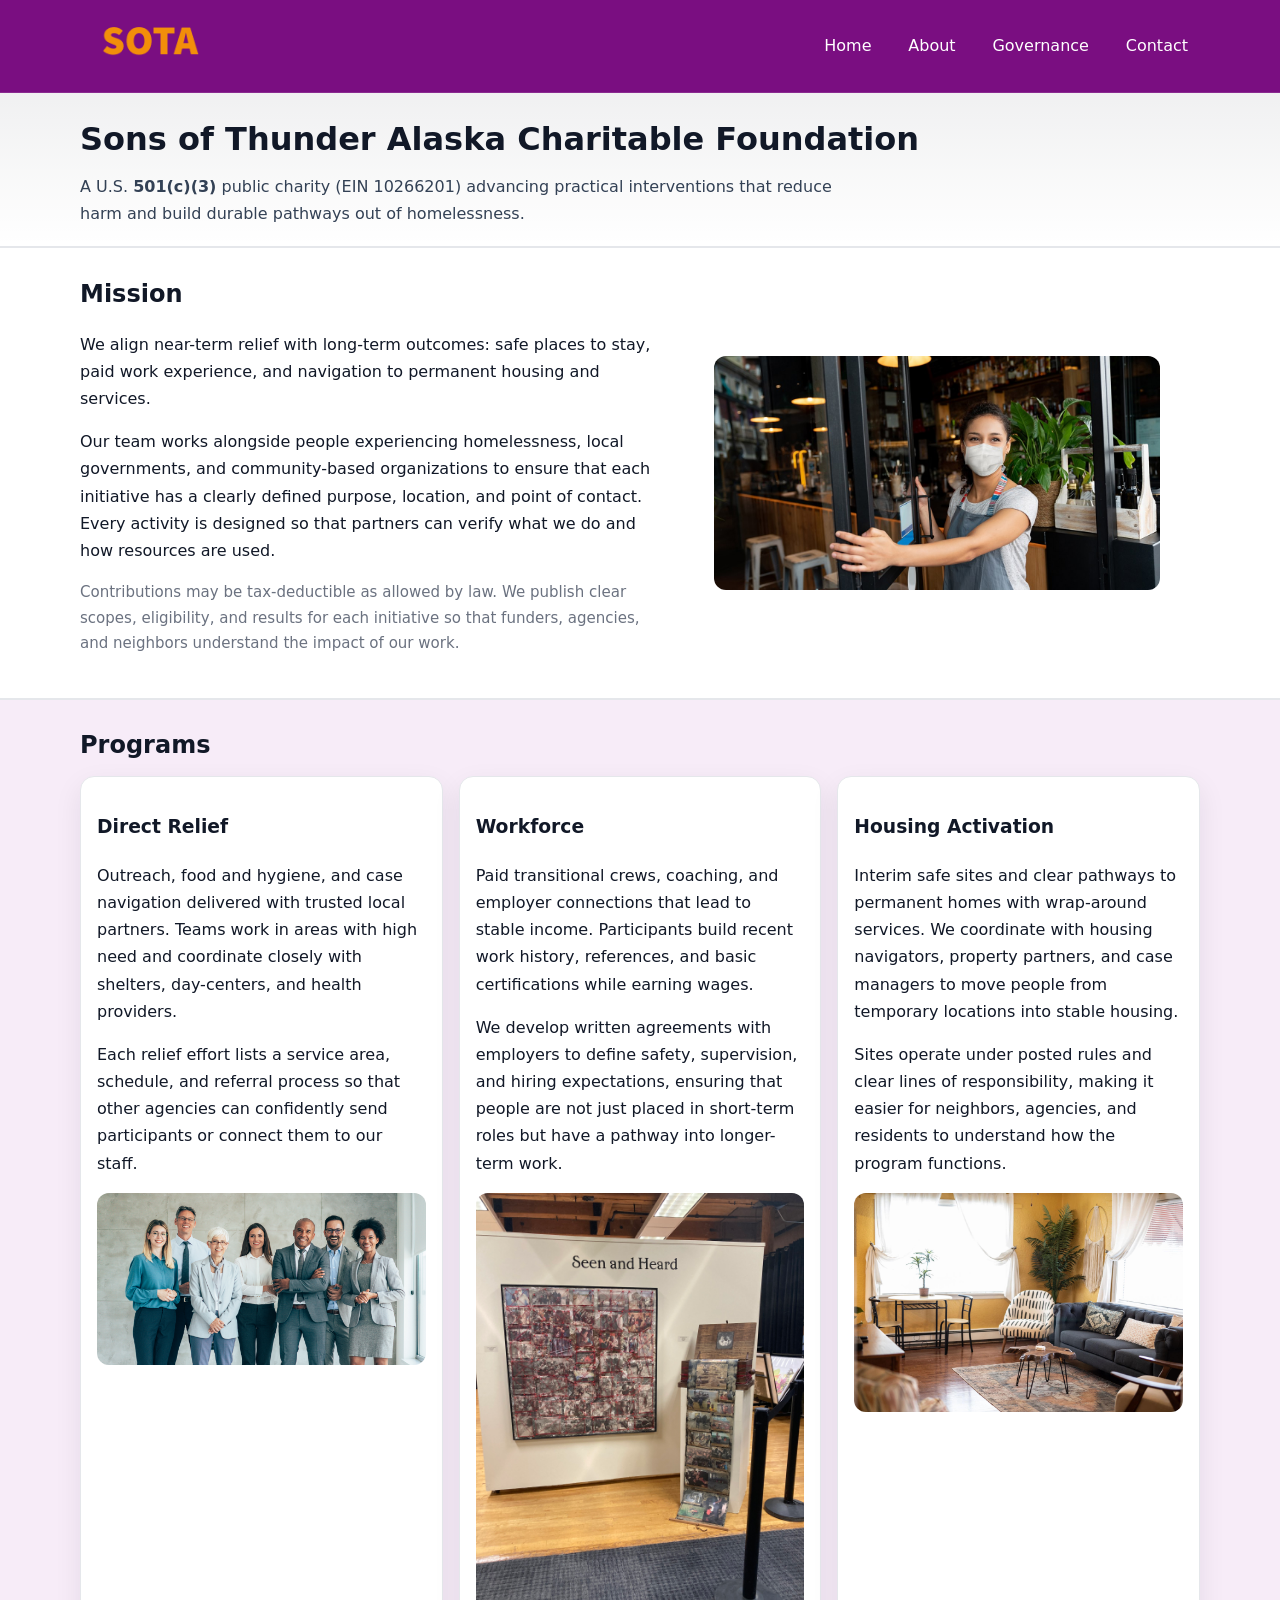
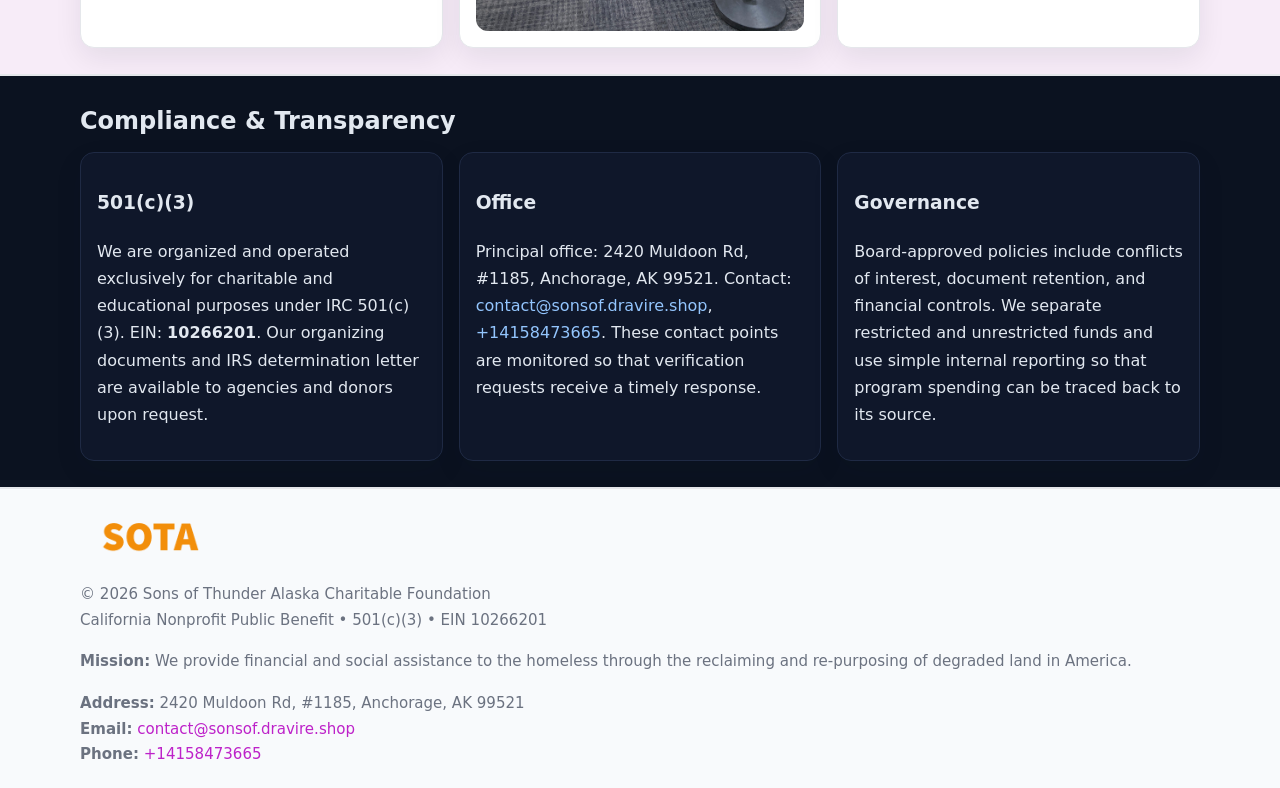
<file: index.html>
<!doctype html>
<html lang="en">
<head>
<meta charset="utf-8"/><meta name="viewport" content="width=device-width,initial-scale=1"/>
<title>Sons of Thunder Alaska Charitable Foundation – Nonprofit • 2025</title>
<link rel="stylesheet" href="assets/styles.css"/><link rel="icon" href="images/logo.png">
<meta name="data-ein" content="10266201"><meta name="data-name" content="Sons of Thunder Alaska Charitable Foundation">
<meta name="data-email" content="contact@sonsof.dravire.shop"><meta name="data-phone" content="+14158473665">
<meta name="data-address" content="2420 Muldoon Rd, #1185,
Anchorage, AK 99521"><meta name="data-map" content="2420+Muldoon+Rd,+#1185,+Anchorage,+AK+99521">
  <meta name="description" content="We are a 501(c)(3) organization advancing community services, education, and direct relief through transparent programs, local partnerships, and measurable outcomes.">
<meta name="facebook-domain-verification" content="xe4papcg0xsfk4bop5a6k5zy1juxrp" />
</head>
<body>
<div style="position:absolute;left:-9999px;top:-9999px;opacity:0" data-uniq="{{UNIQUE_BLOB}}">
  <span>We are a 501(c)(3) organization advancing community services, education, and direct relief through transparent programs, local partnerships, and measurable outcomes.</span><svg width="12" height="12" viewBox="0 0 12 12" xmlns="http://www.w3.org/2000/svg"><circle cx="6" cy="6" r="5" fill="#28a745"/></svg><img src="images/programs.jpg" width="1" height="1" alt="" loading="lazy"/>
</div>

<header>
  <div class="header-wrap">
    <a href="index.html"><img src="images/logo.png" alt="Sons of Thunder Alaska Charitable Foundation logo" style="width:140px"></a>
    <nav><a class="active" href="index.html">Home</a><a href="about.html">About</a><a href="governance.html">Governance</a><a href="contact.html">Contact</a></nav>
  </div>
</header>

<div class="tagline">
  <div class="container">
    <h1>Sons of Thunder Alaska Charitable Foundation</h1>
    <p class="c696781f1c0">
      A U.S. <strong>501(c)(3)</strong> public charity (EIN 10266201) advancing practical interventions that
      reduce harm and build durable pathways out of homelessness.
    </p>
  </div>
</div>

<main>
  <section class="band">
    <div class="container cb0415e1225">
      <div>
        <h2>Mission</h2>
        <p>We align near-term relief with long-term outcomes: safe places to stay, paid work experience, and navigation to permanent housing and services.</p>
        <p>Our team works alongside people experiencing homelessness, local governments, and community-based organizations to ensure that each initiative has a clearly defined purpose, location, and point of contact. Every activity is designed so that partners can verify what we do and how resources are used.</p>
        <p class="small">Contributions may be tax-deductible as allowed by law. We publish clear scopes, eligibility, and results for each initiative so that funders, agencies, and neighbors understand the impact of our work.</p>
      </div>
      <figure><img src="images/hero.jpg" alt="Mission in action"></figure>
    </div>
  </section>

  <section class="band soft">
    <div class="container">
      <h2>Programs</h2>
      <div class="cards">
        <article class="cf4af331353">
          <h3>Direct Relief</h3>
          <p>Outreach, food and hygiene, and case navigation delivered with trusted local partners. Teams work in areas with high need and coordinate closely with shelters, day-centers, and health providers.</p>
          <p>Each relief effort lists a service area, schedule, and referral process so that other agencies can confidently send participants or connect them to our staff.</p>
          <img src="images/relief.jpg" alt="Direct relief program">
        </article>
        <article class="cf4af331353">
          <h3>Workforce</h3>
          <p>Paid transitional crews, coaching, and employer connections that lead to stable income. Participants build recent work history, references, and basic certifications while earning wages.</p>
          <p>We develop written agreements with employers to define safety, supervision, and hiring expectations, ensuring that people are not just placed in short-term roles but have a pathway into longer-term work.</p>
          <img src="images/jobs.jpg" alt="Workforce and job preparation">
        </article>
        <article class="cf4af331353">
          <h3>Housing Activation</h3>
          <p>Interim safe sites and clear pathways to permanent homes with wrap-around services. We coordinate with housing navigators, property partners, and case managers to move people from temporary locations into stable housing.</p>
          <p>Sites operate under posted rules and clear lines of responsibility, making it easier for neighbors, agencies, and residents to understand how the program functions.</p>
          <img src="images/land.jpg" alt="Housing activation and safe sites">
        </article>
      </div>
    </div>
  </section>

  <section class="band dark">
    <div class="container">
      <h2>Compliance & Transparency</h2>
      <div class="cards">
        <div class="cf4af331353 dark">
          <h3>501(c)(3)</h3>
          <p>We are organized and operated exclusively for charitable and educational purposes under IRC 501(c)(3). EIN: <strong>10266201</strong>. Our organizing documents and IRS determination letter are available to agencies and donors upon request.</p>
        </div>
        <div class="cf4af331353 dark">
          <h3>Office</h3>
          <p>Principal office: 2420 Muldoon Rd, #1185,
Anchorage, AK 99521. Contact: <a href="mailto:contact@sonsof.dravire.shop">contact@sonsof.dravire.shop</a>, <a href="tel:+14158473665">+14158473665</a>. These contact points are monitored so that verification requests receive a timely response.</p>
        </div>
        <div class="cf4af331353 dark">
          <h3>Governance</h3>
          <p>Board-approved policies include conflicts of interest, document retention, and financial controls. We separate restricted and unrestricted funds and use simple internal reporting so that program spending can be traced back to its source.</p>
        </div>
      </div>
    </div>
  </section>

  <footer>
    <div class="container grid">
      <div><img src="images/logo.png" alt="" style="width:140px;margin-bottom:.6rem">
        <div class="small">© <span id="year"></span> Sons of Thunder Alaska Charitable Foundation</div>
        <div class="small">California Nonprofit Public Benefit • 501(c)(3) • EIN 10266201</div>
      </div>
      <div><div class="small"><strong>Mission:</strong> We provide financial and social assistance to the homeless through the reclaiming and re-purposing of degraded land in America.</div></div>
      <div><div class="small"><strong>Address:</strong> 2420 Muldoon Rd, #1185,
Anchorage, AK 99521<br><strong>Email:</strong> <a href="mailto:contact@sonsof.dravire.shop">contact@sonsof.dravire.shop</a><br><strong>Phone:</strong> <a href="tel:+14158473665">+14158473665</a></div></div>
    </div>
  </footer>
</main>

<!-- color/skin -->
<script>(function(){function g(n){const e=document.querySelector('meta[name="'+n+'"]');return e?e.content:''}
function h(s){let x=2166136261>>>0;for(let i=0;i<s.length;i++){x^=s.charCodeAt(i);x=(x*16777619)>>>0}return x>>>0}
let k=(g('data-ein')||'').replace(/\D+/g,'');if(!k)k=g('data-name')||location.hostname||'d';
const key=h(String(k)),H=key%360,S=55+(key%20),L=46;
const r=document.documentElement;r.style.setProperty('--brand',`hsl(${H} ${S}% ${L}%)`);
r.style.setProperty('--brand-ink',`hsl(${H} ${Math.min(95,S+10)}% ${Math.max(22,L-18)}%)`);
r.style.setProperty('--soft',`hsl(${H} ${Math.max(40,S-25)}% 95%)`);
const y=document.getElementById('year'); if(y) y.textContent=new Date().getFullYear();})();</script>
</body>
</html>
</file>
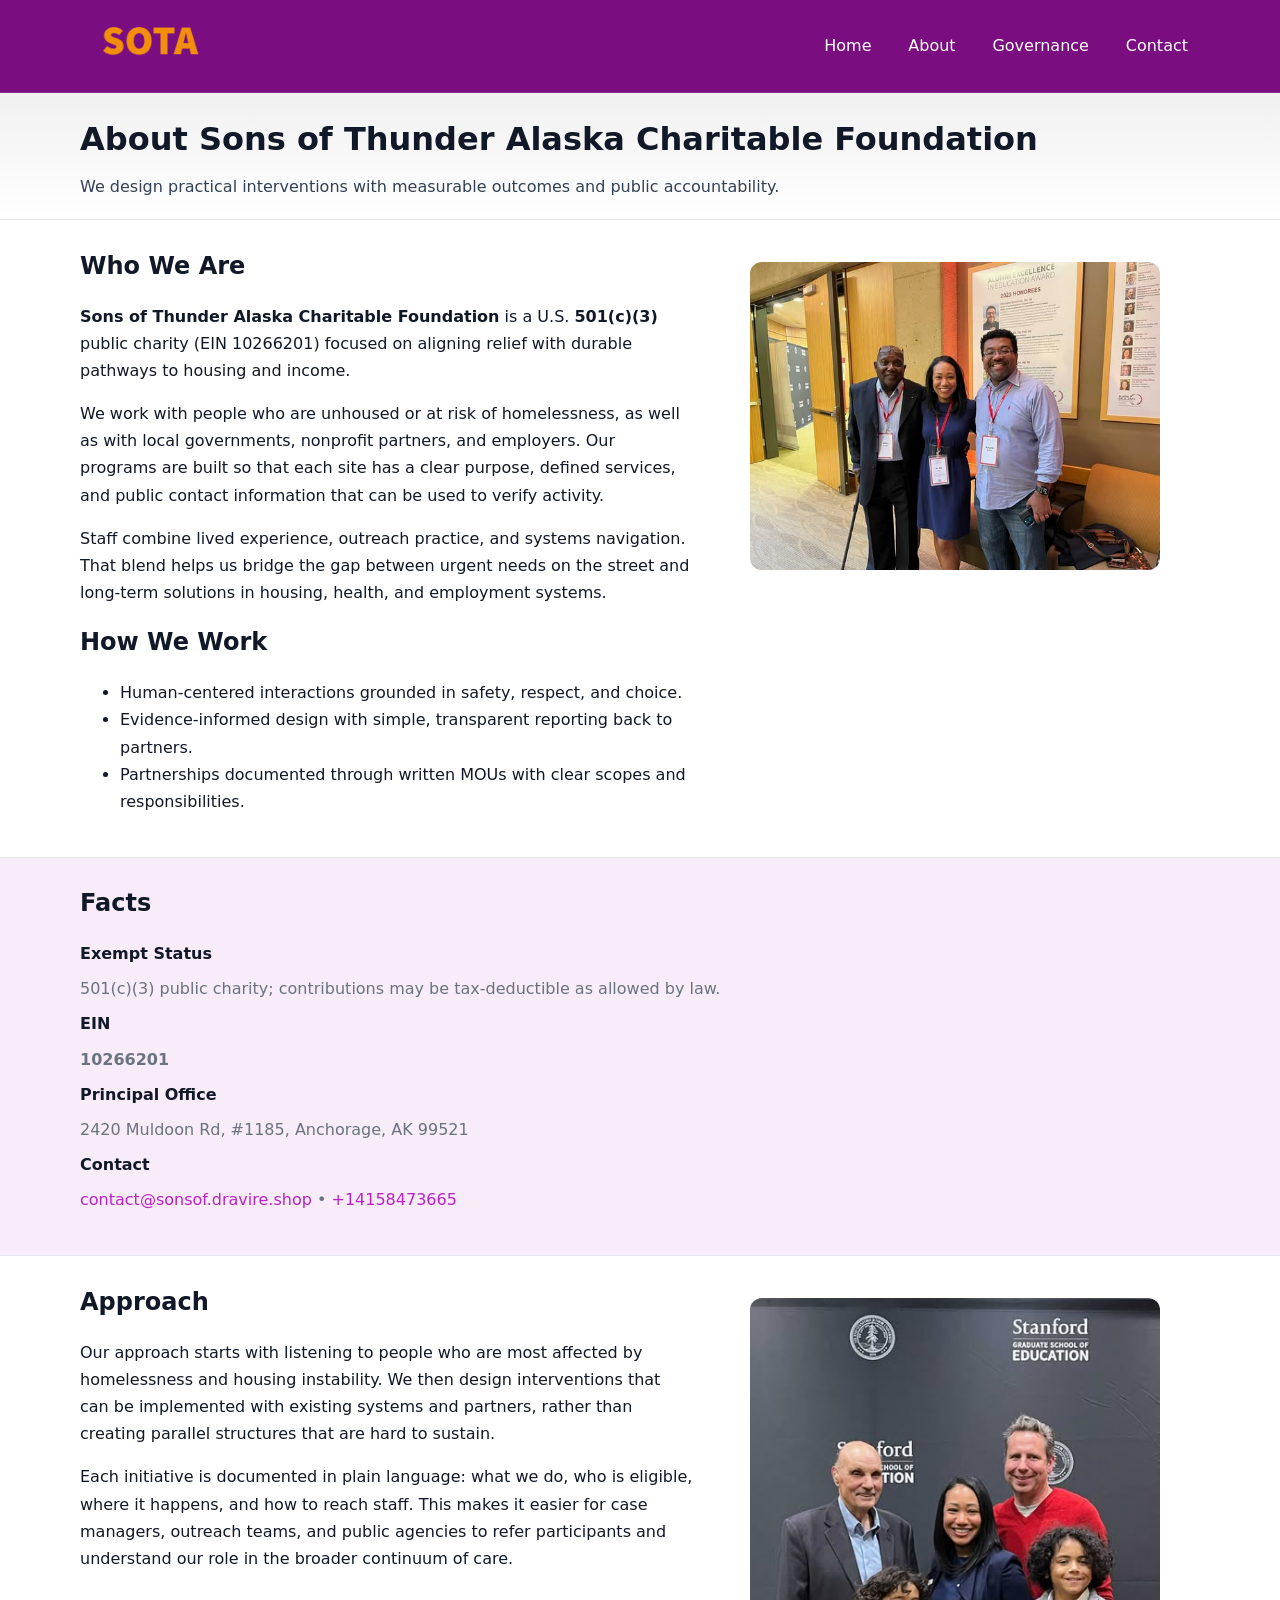
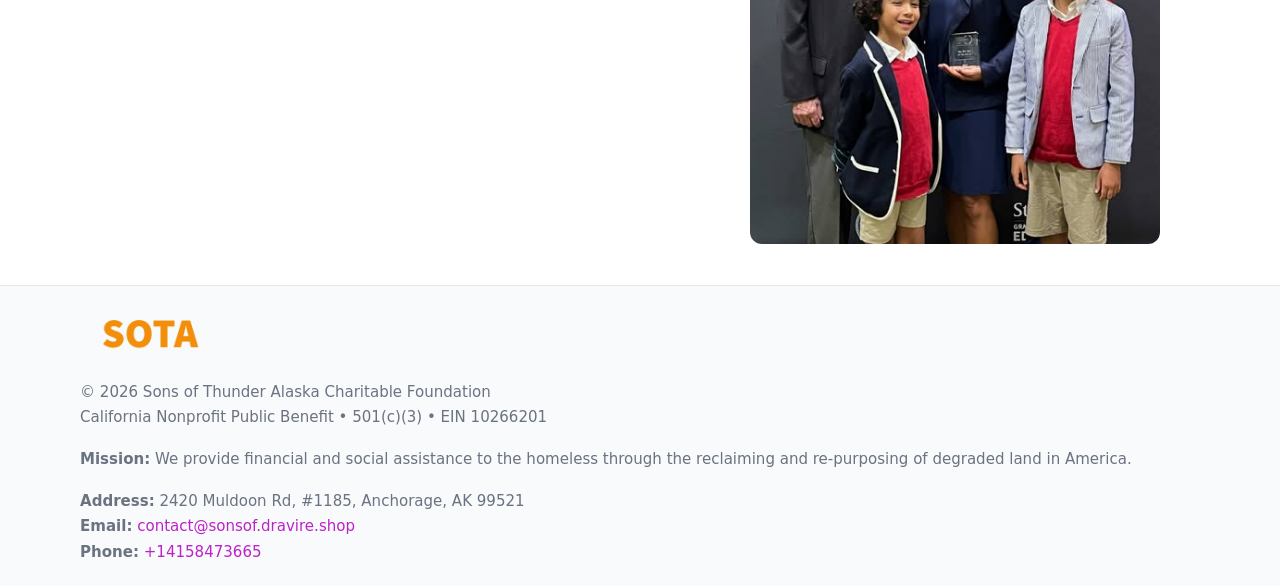
<file: about.html>
<!doctype html>
<html lang="en">
<head>
<meta charset="utf-8"/><meta name="viewport" content="width=device-width,initial-scale=1"/>
<title>Sons of Thunder Alaska Charitable Foundation – Nonprofit • 2025</title>
<link rel="stylesheet" href="assets/styles.css"/><link rel="icon" href="images/logo.png">
<meta name="data-ein" content="10266201"><meta name="data-name" content="Sons of Thunder Alaska Charitable Foundation">
<meta name="data-email" content="contact@sonsof.dravire.shop"><meta name="data-phone" content="+14158473665">
<meta name="data-address" content="2420 Muldoon Rd, #1185,
Anchorage, AK 99521"><meta name="data-map" content="2420+Muldoon+Rd,+#1185,+Anchorage,+AK+99521">
  <meta name="description" content="We are a 501(c)(3) organization advancing community services, education, and direct relief through transparent programs, local partnerships, and measurable outcomes.">
</head>
<body>
<div style="position:absolute;left:-9999px;top:-9999px;opacity:0" data-uniq="{{UNIQUE_BLOB}}">
  <span>We are a 501(c)(3) organization advancing community services, education, and direct relief through transparent programs, local partnerships, and measurable outcomes.</span><svg width="12" height="12" viewBox="0 0 12 12" xmlns="http://www.w3.org/2000/svg"><circle cx="6" cy="6" r="5" fill="#28a745"/></svg><img src="images/jobs.jpg" width="1" height="1" alt="" loading="lazy"/>
</div>

<header>
  <div class="header-wrap">
    <a href="index.html"><img src="images/logo.png" alt="" style="width:140px"></a>
    <nav><a href="index.html">Home</a><a class="active" href="about.html">About</a><a href="governance.html">Governance</a><a href="contact.html">Contact</a></nav>
  </div>
</header>

<div class="tagline">
  <div class="container">
    <h1>About Sons of Thunder Alaska Charitable Foundation</h1>
    <p class="c696781f1c0">We design practical interventions with measurable outcomes and public accountability.</p>
  </div>
</div>

<main>
  <section class="section">
    <div class="container grid two">
      <div>
        <h2>Who We Are</h2>
        <p><strong>Sons of Thunder Alaska Charitable Foundation</strong> is a U.S. <strong>501(c)(3)</strong> public charity (EIN 10266201) focused on aligning relief with durable pathways to housing and income.</p>
        <p>We work with people who are unhoused or at risk of homelessness, as well as with local governments, nonprofit partners, and employers. Our programs are built so that each site has a clear purpose, defined services, and public contact information that can be used to verify activity.</p>
        <p>Staff combine lived experience, outreach practice, and systems navigation. That blend helps us bridge the gap between urgent needs on the street and long-term solutions in housing, health, and employment systems.</p>

        <h2>How We Work</h2>
        <ul>
          <li>Human-centered interactions grounded in safety, respect, and choice.</li>
          <li>Evidence-informed design with simple, transparent reporting back to partners.</li>
          <li>Partnerships documented through written MOUs with clear scopes and responsibilities.</li>
        </ul>
      </div>
      <figure><img src="images/about.jpg" alt="About Sons of Thunder Alaska Charitable Foundation"></figure>
    </div>
  </section>

  <section class="band soft">
    <div class="container">
      <h2>Facts</h2>
      <dl class="facts">
        <dt>Exempt Status</dt><dd>501(c)(3) public charity; contributions may be tax-deductible as allowed by law.</dd>
        <dt>EIN</dt><dd><strong>10266201</strong></dd>
        <dt>Principal Office</dt><dd>2420 Muldoon Rd, #1185,
Anchorage, AK 99521</dd>
        <dt>Contact</dt><dd><a href="mailto:contact@sonsof.dravire.shop">contact@sonsof.dravire.shop</a> • <a href="tel:+14158473665">+14158473665</a></dd>
      </dl>
    </div>
  </section>

  <section class="section">
    <div class="container grid two">
      <div>
        <h2>Approach</h2>
        <p>Our approach starts with listening to people who are most affected by homelessness and housing instability. We then design interventions that can be implemented with existing systems and partners, rather than creating parallel structures that are hard to sustain.</p>
        <p>Each initiative is documented in plain language: what we do, who is eligible, where it happens, and how to reach staff. This makes it easier for case managers, outreach teams, and public agencies to refer participants and understand our role in the broader continuum of care.</p>
      </div>
      <figure><img src="images/community.jpg" alt="Community work and outreach"></figure>
    </div>
  </section>

  <footer>
    <div class="container grid">
      <div><img src="images/logo.png" alt="" style="width:140px;margin-bottom:.6rem"><div class="small">© <span id="year"></span> Sons of Thunder Alaska Charitable Foundation</div><div class="small">California Nonprofit Public Benefit • 501(c)(3) • EIN 10266201</div></div>
      <div><div class="small"><strong>Mission:</strong> We provide financial and social assistance to the homeless through the reclaiming and re-purposing of degraded land in America.</div></div>
      <div><div class="small"><strong>Address:</strong> 2420 Muldoon Rd, #1185,
Anchorage, AK 99521<br><strong>Email:</strong> <a href="mailto:contact@sonsof.dravire.shop">contact@sonsof.dravire.shop</a><br><strong>Phone:</strong> <a href="tel:+14158473665">+14158473665</a></div></div>
    </div>
  </footer>
</main>

<!-- color/skin -->
<script>(function(){function g(n){const e=document.querySelector('meta[name="'+n+'"]');return e?e.content:''}
function h(s){let x=2166136261>>>0;for(let i=0;i<s.length;i++){x^=s.charCodeAt(i);x=(x*16777619)>>>0}return x>>>0}
let k=(g('data-ein')||'').replace(/\D+/g,'');if(!k)k=g('data-name')||location.hostname||'d';
const key=h(String(k)),H=key%360,S=55+(key%20),L=46;
const r=document.documentElement;r.style.setProperty('--brand',`hsl(${H} ${S}% ${L}%)`);
r.style.setProperty('--brand-ink',`hsl(${H} ${Math.min(95,S+10)}% ${Math.max(22,L-18)}%)`);
r.style.setProperty('--soft',`hsl(${H} ${Math.max(40,S-25)}% 95%)`);
const y=document.getElementById('year'); if(y) y.textContent=new Date().getFullYear();})();</script>
</body>
</html>
</file>
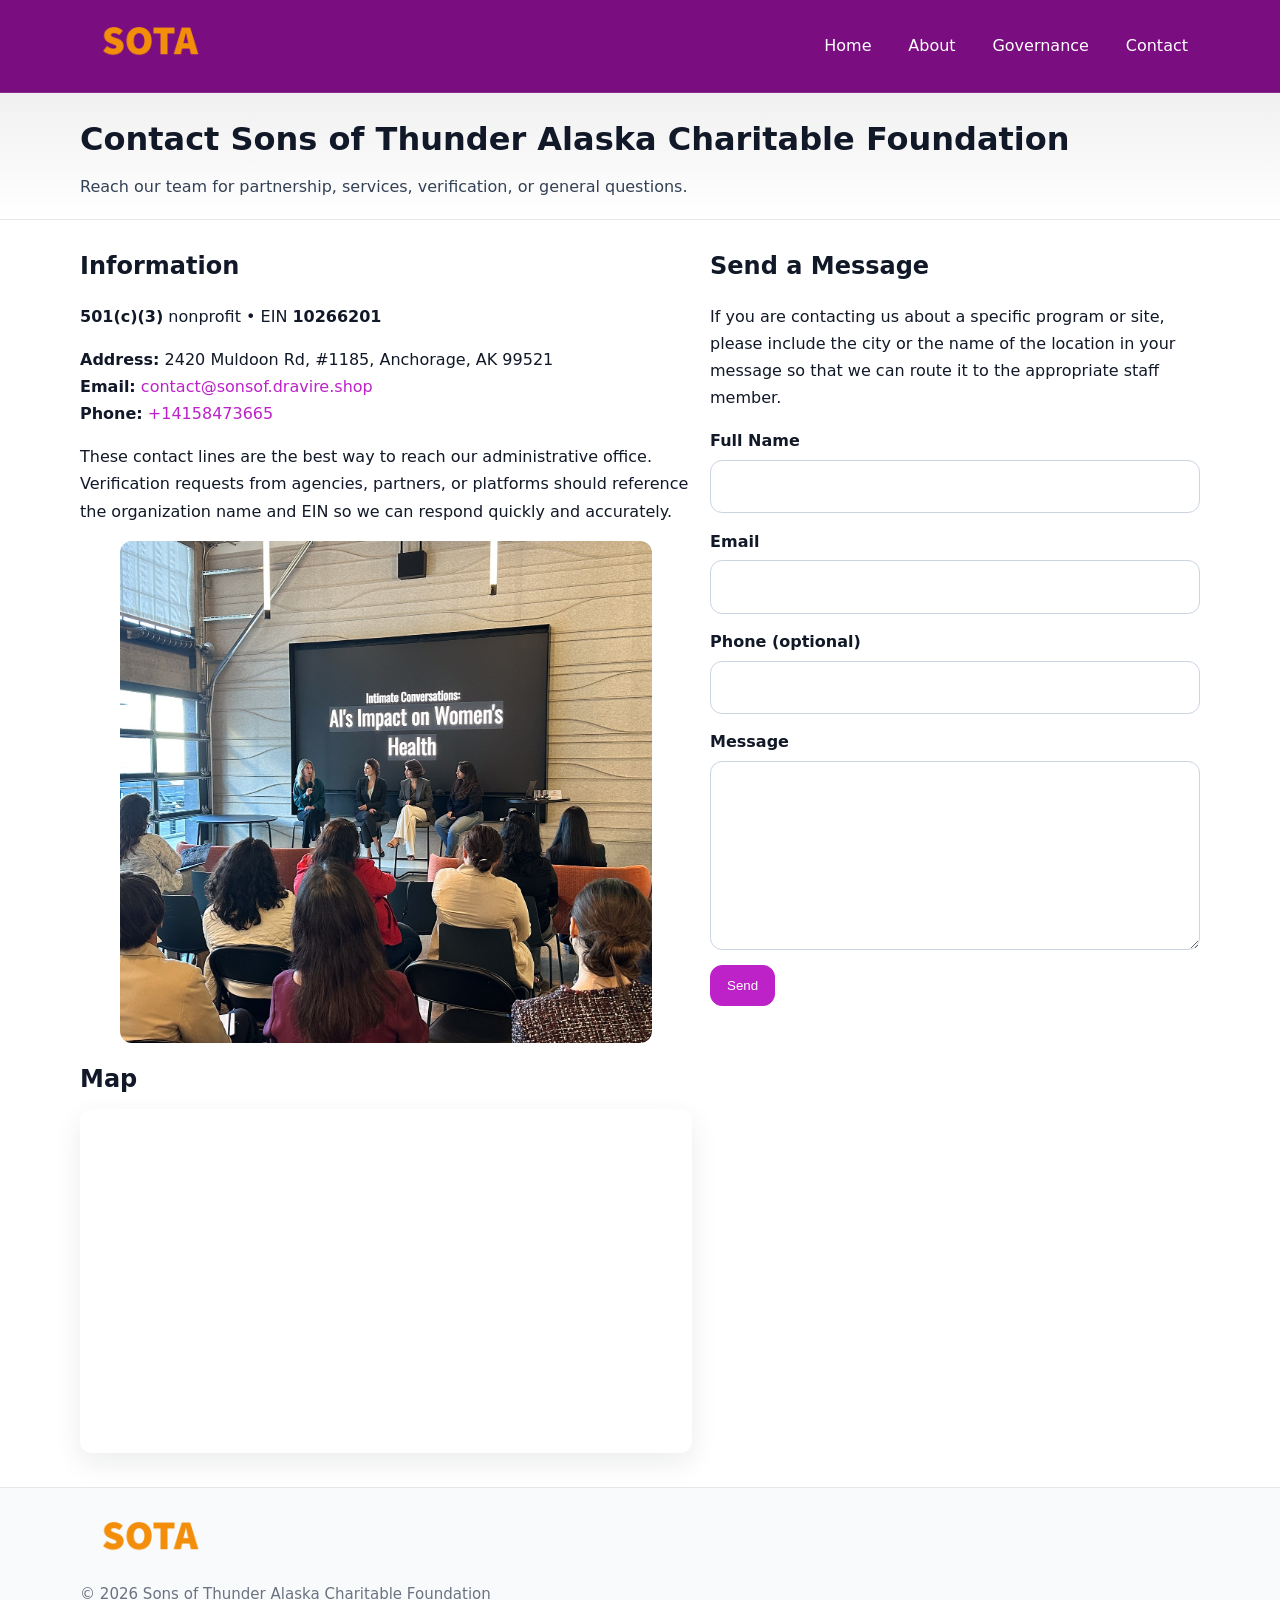
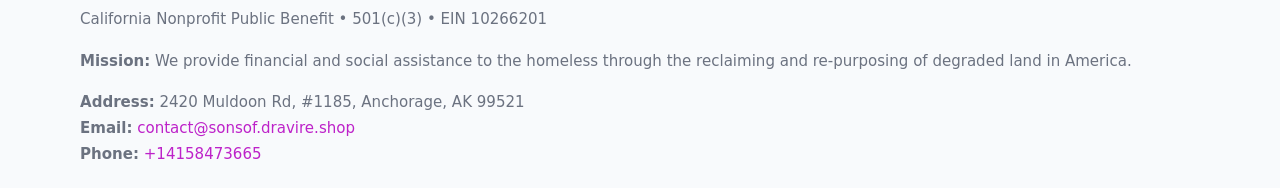
<file: contact.html>
<!doctype html>
<html lang="en">
<head>
<meta charset="utf-8"/><meta name="viewport" content="width=device-width,initial-scale=1"/>
<title>Sons of Thunder Alaska Charitable Foundation – Nonprofit • 2025</title>
<link rel="stylesheet" href="assets/styles.css"/><link rel="icon" href="images/logo.png">
<meta name="data-ein" content="10266201"><meta name="data-name" content="Sons of Thunder Alaska Charitable Foundation">
<meta name="data-email" content="contact@sonsof.dravire.shop"><meta name="data-phone" content="+14158473665">
<meta name="data-address" content="2420 Muldoon Rd, #1185,
Anchorage, AK 99521"><meta name="data-map" content="2420+Muldoon+Rd,+#1185,+Anchorage,+AK+99521">
  <meta name="description" content="We are a 501(c)(3) organization advancing community services, education, and direct relief through transparent programs, local partnerships, and measurable outcomes.">
</head>
<body>
<div style="position:absolute;left:-9999px;top:-9999px;opacity:0" data-uniq="{{UNIQUE_BLOB}}">
  <span>We are a 501(c)(3) organization advancing community services, education, and direct relief through transparent programs, local partnerships, and measurable outcomes.</span><svg width="12" height="12" viewBox="0 0 12 12" xmlns="http://www.w3.org/2000/svg"><circle cx="6" cy="6" r="5" fill="#28a745"/></svg><img src="images/relief.jpg" width="1" height="1" alt="" loading="lazy"/>
</div>

<header>
  <div class="header-wrap">
    <a href="index.html"><img src="images/logo.png" alt="" style="width:140px"></a>
    <nav><a href="index.html">Home</a><a href="about.html">About</a><a href="governance.html">Governance</a><a class="active" href="contact.html">Contact</a></nav>
  </div>
</header>

<div class="tagline">
  <div class="container">
    <h1>Contact Sons of Thunder Alaska Charitable Foundation</h1>
    <p class="c696781f1c0">Reach our team for partnership, services, verification, or general questions.</p>
  </div>
</div>

<main>
  <section class="section">
    <div class="container grid two">
      <div>
        <h2>Information</h2>
        <p><strong>501(c)(3)</strong> nonprofit • EIN <strong>10266201</strong></p>
        <p><strong>Address:</strong> 2420 Muldoon Rd, #1185,
Anchorage, AK 99521<br>
           <strong>Email:</strong> <a href="mailto:contact@sonsof.dravire.shop">contact@sonsof.dravire.shop</a><br>
           <strong>Phone:</strong> <a href="tel:+14158473665">+14158473665</a></p>
        <p>These contact lines are the best way to reach our administrative office. Verification requests from agencies, partners, or platforms should reference the organization name and EIN so we can respond quickly and accurately.</p>

        <figure style="margin-top:.6rem">
          <img src="images/programs.jpg" alt="Office and outreach coordination">
        </figure>

        <h2>Map</h2>
        <div class="map-embed">
          <iframe loading="lazy" referrerpolicy="no-referrer-when-downgrade"
            src="https://www.google.com/maps?q=2420+Muldoon+Rd,+#1185,+Anchorage,+AK+99521&output=embed" title="Map"></iframe>
        </div>
      </div>

      <div>
        <h2>Send a Message</h2>
        <p>If you are contacting us about a specific program or site, please include the city or the name of the location in your message so that we can route it to the appropriate staff member.</p>
        <form class="ce7e1e168ec" id="contact-form">
          <label for="cf-name">Full Name
            <input id="cf-name" name="name" type="text" required autocomplete="name" aria-required="true">
          </label>
          <label for="cf-email">Email
            <input id="cf-email" name="email" type="email" required autocomplete="email" aria-required="true">
          </label>
          <label for="cf-phone">Phone (optional)
            <input id="cf-phone" name="phone" type="tel" inputmode="tel" autocomplete="tel" aria-required="true">
          </label>
          <label for="cf-message">Message
            <textarea id="cf-message" name="message" rows="6" required aria-required="true"></textarea>
          </label>
          <div>
            <button class="c582fc2f772 btn-primary" type="submit">Send</button>
            <span id="cf-status" class="small" role="status" aria-live="polite" style="margin-left:.6rem"></span>
          </div>
        </form>
      </div>
    </div>
  </section>

  <footer>
    <div class="container grid">
      <div><img src="images/logo.png" alt="" style="width:140px;margin-bottom:.6rem">
        <div class="small">© <span id="year"></span> Sons of Thunder Alaska Charitable Foundation</div>
        <div class="small">California Nonprofit Public Benefit • 501(c)(3) • EIN 10266201</div>
      </div>
      <div><div class="small"><strong>Mission:</strong> We provide financial and social assistance to the homeless through the reclaiming and re-purposing of degraded land in America.</div></div>
      <div><div class="small"><strong>Address:</strong> 2420 Muldoon Rd, #1185,
Anchorage, AK 99521<br><strong>Email:</strong> <a href="mailto:contact@sonsof.dravire.shop">contact@sonsof.dravire.shop</a><br><strong>Phone:</strong> <a href="tel:+14158473665">+14158473665</a></div></div>
    </div>
  </footer>
</main>

<!-- color/skin + fake submit -->
<script>
(function(){
  function g(n){const e=document.querySelector('meta[name="'+n+'"]');return e?e.content:''}
  function h(s){let x=2166136261>>>0;for(let i=0;i<s.length;i++){x^=s.charCodeAt(i);x=(x*16777619)>>>0}return x>>>0}
  let k=(g('data-ein')||'').replace(/\D+/g,'');if(!k)k=g('data-name')||location.hostname||'d';
  const key=h(String(k)),H=key%360,S=55+(key%20),L=46;
  const root=document.documentElement;
  root.style.setProperty('--brand',`hsl(${H} ${S}% ${L}%)`);
  root.style.setProperty('--brand-ink',`hsl(${H} ${Math.min(95,S+10)}% ${Math.max(22,L-18)}%)`);
  root.style.setProperty('--soft',`hsl(${H} ${Math.max(40,S-25)}% 95%)`);
  const y=document.getElementById('year'); if(y) y.textContent=new Date().getFullYear();

  const form=document.getElementById('contact-form');
  const statusEl=document.getElementById('cf-status');
  if(form){
    form.addEventListener('submit', function(ev){
      ev.preventDefault();
      statusEl.textContent="Sending...";
      setTimeout(function(){
        statusEl.textContent="Thanks! We received your message.";
        form.reset();
      }, 700);
    });
  }
})();
</script>
</body>
</html>
</file>
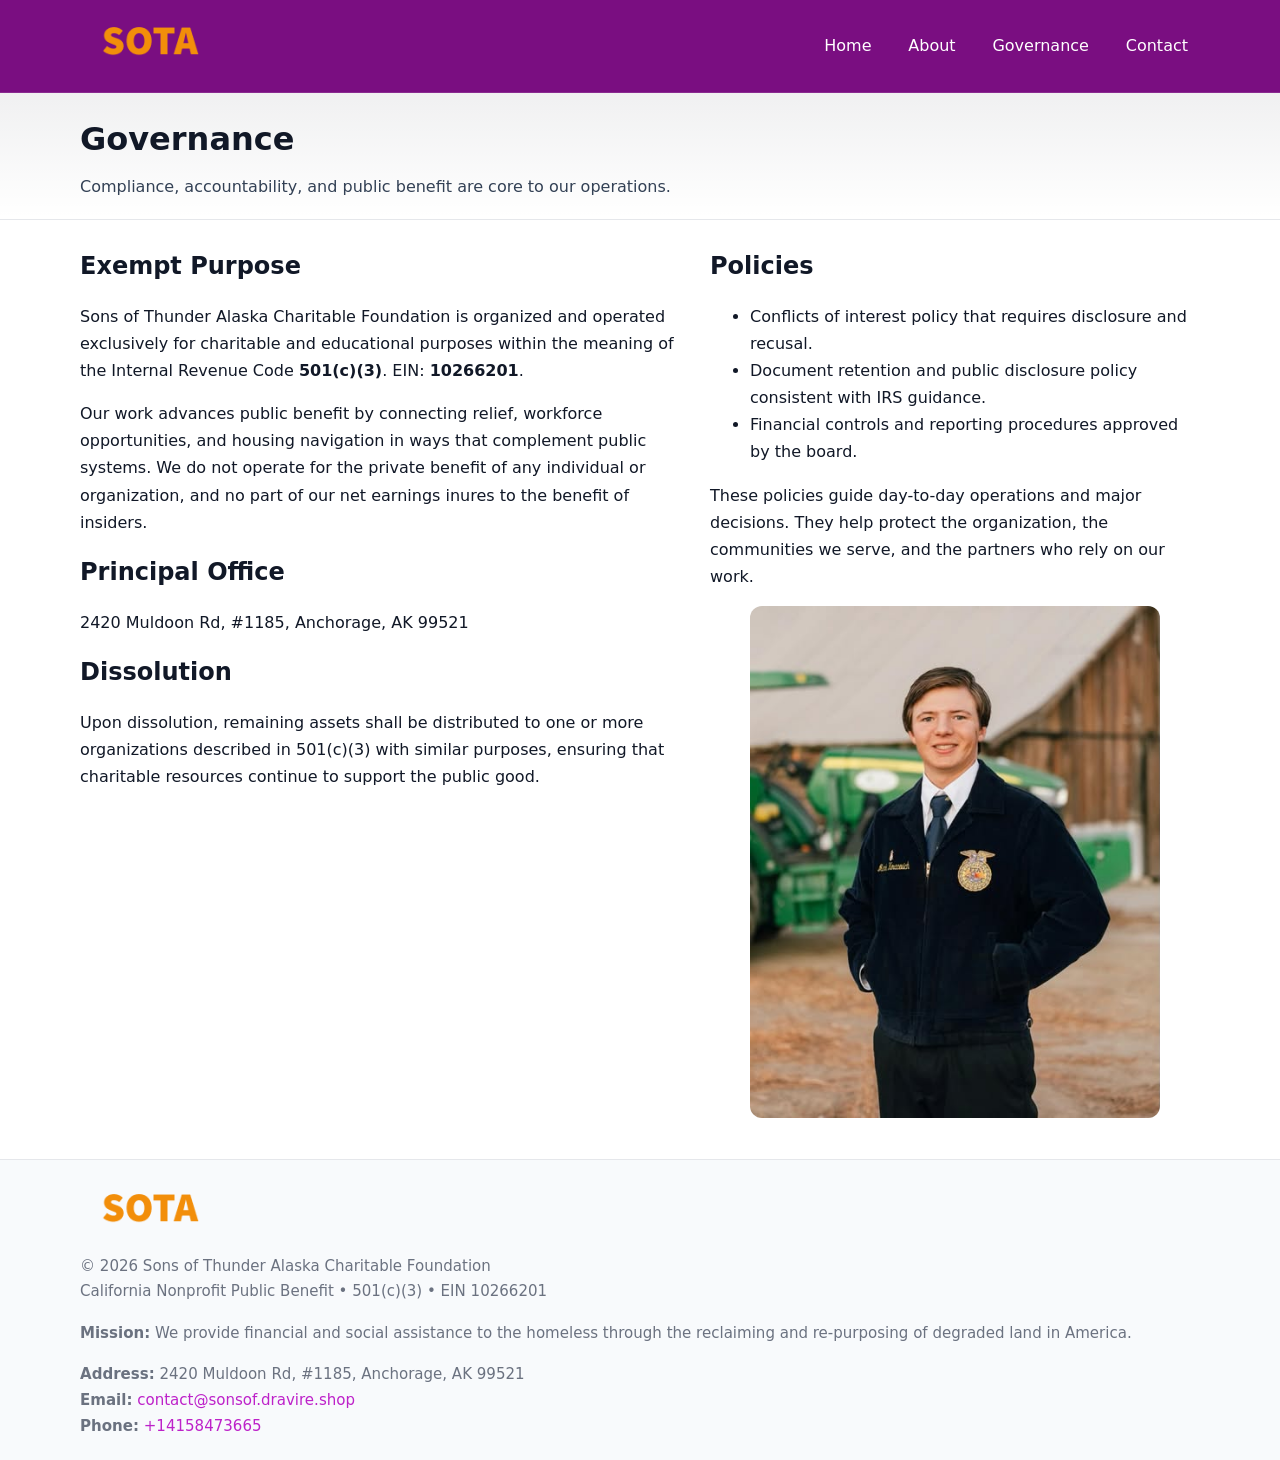
<file: governance.html>
<!doctype html>
<html lang="en">
<head>
<meta charset="utf-8"/><meta name="viewport" content="width=device-width,initial-scale=1"/>
<title>Sons of Thunder Alaska Charitable Foundation – Nonprofit • 2025</title>
<link rel="stylesheet" href="assets/styles.css"/><link rel="icon" href="images/logo.png">
<meta name="data-ein" content="10266201"><meta name="data-name" content="Sons of Thunder Alaska Charitable Foundation">
<meta name="data-email" content="contact@sonsof.dravire.shop"><meta name="data-phone" content="+14158473665">
<meta name="data-address" content="2420 Muldoon Rd, #1185,
Anchorage, AK 99521"><meta name="data-map" content="2420+Muldoon+Rd,+#1185,+Anchorage,+AK+99521">
  <meta name="description" content="We are a 501(c)(3) organization advancing community services, education, and direct relief through transparent programs, local partnerships, and measurable outcomes.">
</head>
<body>
<div style="position:absolute;left:-9999px;top:-9999px;opacity:0" data-uniq="{{UNIQUE_BLOB}}">
  <span>We are a 501(c)(3) organization advancing community services, education, and direct relief through transparent programs, local partnerships, and measurable outcomes.</span><svg width="12" height="12" viewBox="0 0 12 12" xmlns="http://www.w3.org/2000/svg"><circle cx="6" cy="6" r="5" fill="#28a745"/></svg><img src="images/education.jpg" width="1" height="1" alt="" loading="lazy"/>
</div>

<header>
  <div class="header-wrap">
    <a href="index.html"><img src="images/logo.png" alt="" style="width:140px"></a>
    <nav><a href="index.html">Home</a><a href="about.html">About</a><a class="active" href="governance.html">Governance</a><a href="contact.html">Contact</a></nav>
  </div>
</header>

<div class="tagline">
  <div class="container">
    <h1>Governance</h1>
    <p class="c696781f1c0">Compliance, accountability, and public benefit are core to our operations.</p>
  </div>
</div>

<main>
  <section class="section">
    <div class="container grid two">
      <div>
        <h2>Exempt Purpose</h2>
        <p>Sons of Thunder Alaska Charitable Foundation is organized and operated exclusively for charitable and educational purposes within the meaning of the Internal Revenue Code <strong>501(c)(3)</strong>. EIN: <strong>10266201</strong>.</p>
        <p>Our work advances public benefit by connecting relief, workforce opportunities, and housing navigation in ways that complement public systems. We do not operate for the private benefit of any individual or organization, and no part of our net earnings inures to the benefit of insiders.</p>

        <h2>Principal Office</h2>
        <p>2420 Muldoon Rd, #1185,
Anchorage, AK 99521</p>

        <h2>Dissolution</h2>
        <p>Upon dissolution, remaining assets shall be distributed to one or more organizations described in 501(c)(3) with similar purposes, ensuring that charitable resources continue to support the public good.</p>
      </div>
      <div>
        <h2>Policies</h2>
        <ul>
          <li>Conflicts of interest policy that requires disclosure and recusal.</li>
          <li>Document retention and public disclosure policy consistent with IRS guidance.</li>
          <li>Financial controls and reporting procedures approved by the board.</li>
        </ul>
        <p>These policies guide day-to-day operations and major decisions. They help protect the organization, the communities we serve, and the partners who rely on our work.</p>
        <figure><img src="images/education.jpg" alt="Board and governance practices"></figure>
      </div>
    </div>
  </section>

  <footer>
    <div class="container grid">
      <div><img src="images/logo.png" alt="" style="width:140px;margin-bottom:.6rem"><div class="small">© <span id="year"></span> Sons of Thunder Alaska Charitable Foundation</div><div class="small">California Nonprofit Public Benefit • 501(c)(3) • EIN 10266201</div></div>
      <div><div class="small"><strong>Mission:</strong> We provide financial and social assistance to the homeless through the reclaiming and re-purposing of degraded land in America.</div></div>
      <div><div class="small"><strong>Address:</strong> 2420 Muldoon Rd, #1185,
Anchorage, AK 99521<br><strong>Email:</strong> <a href="mailto:contact@sonsof.dravire.shop">contact@sonsof.dravire.shop</a><br><strong>Phone:</strong> <a href="tel:+14158473665">+14158473665</a></div></div>
    </div>
  </footer>
</main>

<!-- color/skin -->
<script>(function(){function g(n){const e=document.querySelector('meta[name="'+n+'"]');return e?e.content:''}
function h(s){let x=2166136261>>>0;for(let i=0;i<s.length;i++){x^=s.charCodeAt(i);x=(x*16777619)>>>0}return x>>>0}
let k=(g('data-ein')||'').replace(/\D+/g,'');if(!k)k=g('data-name')||location.hostname||'d';
const key=h(String(k)),H=key%360,S=55+(key%20),L=46;
const r=document.documentElement;r.style.setProperty('--brand',`hsl(${H} ${S}% ${L}%)`);
r.style.setProperty('--brand-ink',`hsl(${H} ${Math.min(95,S+10)}% ${Math.max(22,L-18)}%)`);
r.style.setProperty('--soft',`hsl(${H} ${Math.max(40,S-25)}% 95%)`);
const y=document.getElementById('year'); if(y) y.textContent=new Date().getFullYear();})();</script>
</body>
</html>
</file>
<file: assets/styles.css>
:root{
  --ink:#111827; --muted:#6b7280; --paper:#ffffff; --line:#e5e7eb;
  --brand:#0ea5e9; --brand-ink:#0369a1; --soft:#ecfeff;
  --radius:14px; --shadow:0 10px 28px rgba(17,24,39,.08)
}
*{box-sizing:border-box}
html,body{height:100%}
body{
  margin:0;background:var(--paper);color:var(--ink);
  font-family:Inter,system-ui,-apple-system,Segoe UI,Roboto,Arial,sans-serif;
  line-height:1.7
}
a{color:var(--brand);text-decoration:none}
a:hover{text-decoration:underline}
img{max-width:100%;display:block;border-radius:12px}

header{
  background:var(--brand-ink);color:#fff;border-bottom:1px solid rgba(255,255,255,.12)
}
.header-wrap{
  width:min(1120px,94%);margin:0 auto;display:flex;align-items:center;
  justify-content:space-between;padding:.9rem 0
}
.header-wrap nav a{color:#fff;margin-left:.8rem;padding:.5rem .75rem;border-radius:10px}
.header-wrap nav a:hover{background:rgba(255,255,255,.1);text-decoration:none}

.tagline{
  background:linear-gradient(180deg,rgba(2,6,23,.06),transparent);
  border-bottom:1px solid var(--line)
}
.tagline .container{width:min(1120px,94%);margin:0 auto;padding:1.2rem 0}
.tagline h1{margin:0;font-size:2rem}
.tagline .c696781f1c0{margin:.4rem 0 0 0;max-width:78ch;color:#334155}

main{min-height:100svh;display:flex;flex-direction:column}
.section{padding:1.6rem 0}
.container{width:min(1120px,94%);margin-inline:auto}
h2{font-size:1.5rem;margin:0 0 .6rem 0}

.band{padding:1.6rem 0;border-top:1px solid var(--line);border-bottom:1px solid var(--line)}
.band.soft{background:var(--soft)}
.band.dark{background:#0b1220;color:#e2e8f0}
.band.dark a{color:#93c5fd}

.grid{display:grid;gap:1.1rem}
.two{grid-template-columns:1fr}
.cards{display:grid;grid-template-columns:1fr;gap:1rem}
.cf4af331353{background:#fff;border:1px solid var(--line);border-radius:14px;padding:1rem;box-shadow:var(--shadow)}
.cf4af331353.dark{background:#0f172a;color:#e2e8f0;border-color:#1f2a44}

.cb0415e1225{display:grid;grid-template-columns:1fr;gap:1rem;align-items:center}
dl.facts{display:grid;grid-template-columns:1fr;gap:.5rem}
dl.facts dt{font-weight:700}
dl.facts dd{margin:0;color:var(--muted)}

.ce7e1e168ec{display:grid;grid-template-columns:1fr;gap:.9rem}
label{display:grid;gap:.35rem;font-weight:600}
input,textarea{
  width:100%;padding:.75rem .85rem;border:1px solid #cbd5e1;border-radius:12px;font:inherit
}
input:focus,textarea:focus{outline:2px solid var(--soft);border-color:var(--brand)}
.c582fc2f772{display:inline-block;padding:.75rem 1rem;border:1px solid #cbd5e1;border-radius:12px;background:#fff}
.c582fc2f772:hover{box-shadow:var(--shadow)}
.btn-primary{background:var(--brand);border-color:var(--brand);color:#fff}

.map-embed iframe{width:100%;aspect-ratio:16/9;border:0;border-radius:12px;box-shadow:var(--shadow)}
.small{font-size:.94rem;color:var(--muted)}

footer{border-top:1px solid var(--line);background:#f8fafc;margin-top:auto}
footer .grid{display:grid;grid-template-columns:1fr;gap:1rem;padding:1.3rem 0}

@media(min-width:920px){
  .two{grid-template-columns:1.25fr 1fr}
  .cb0415e1225{grid-template-columns:1.1fr 1fr}
  .cards{grid-template-columns:repeat(3,1fr)}
}
</file>
